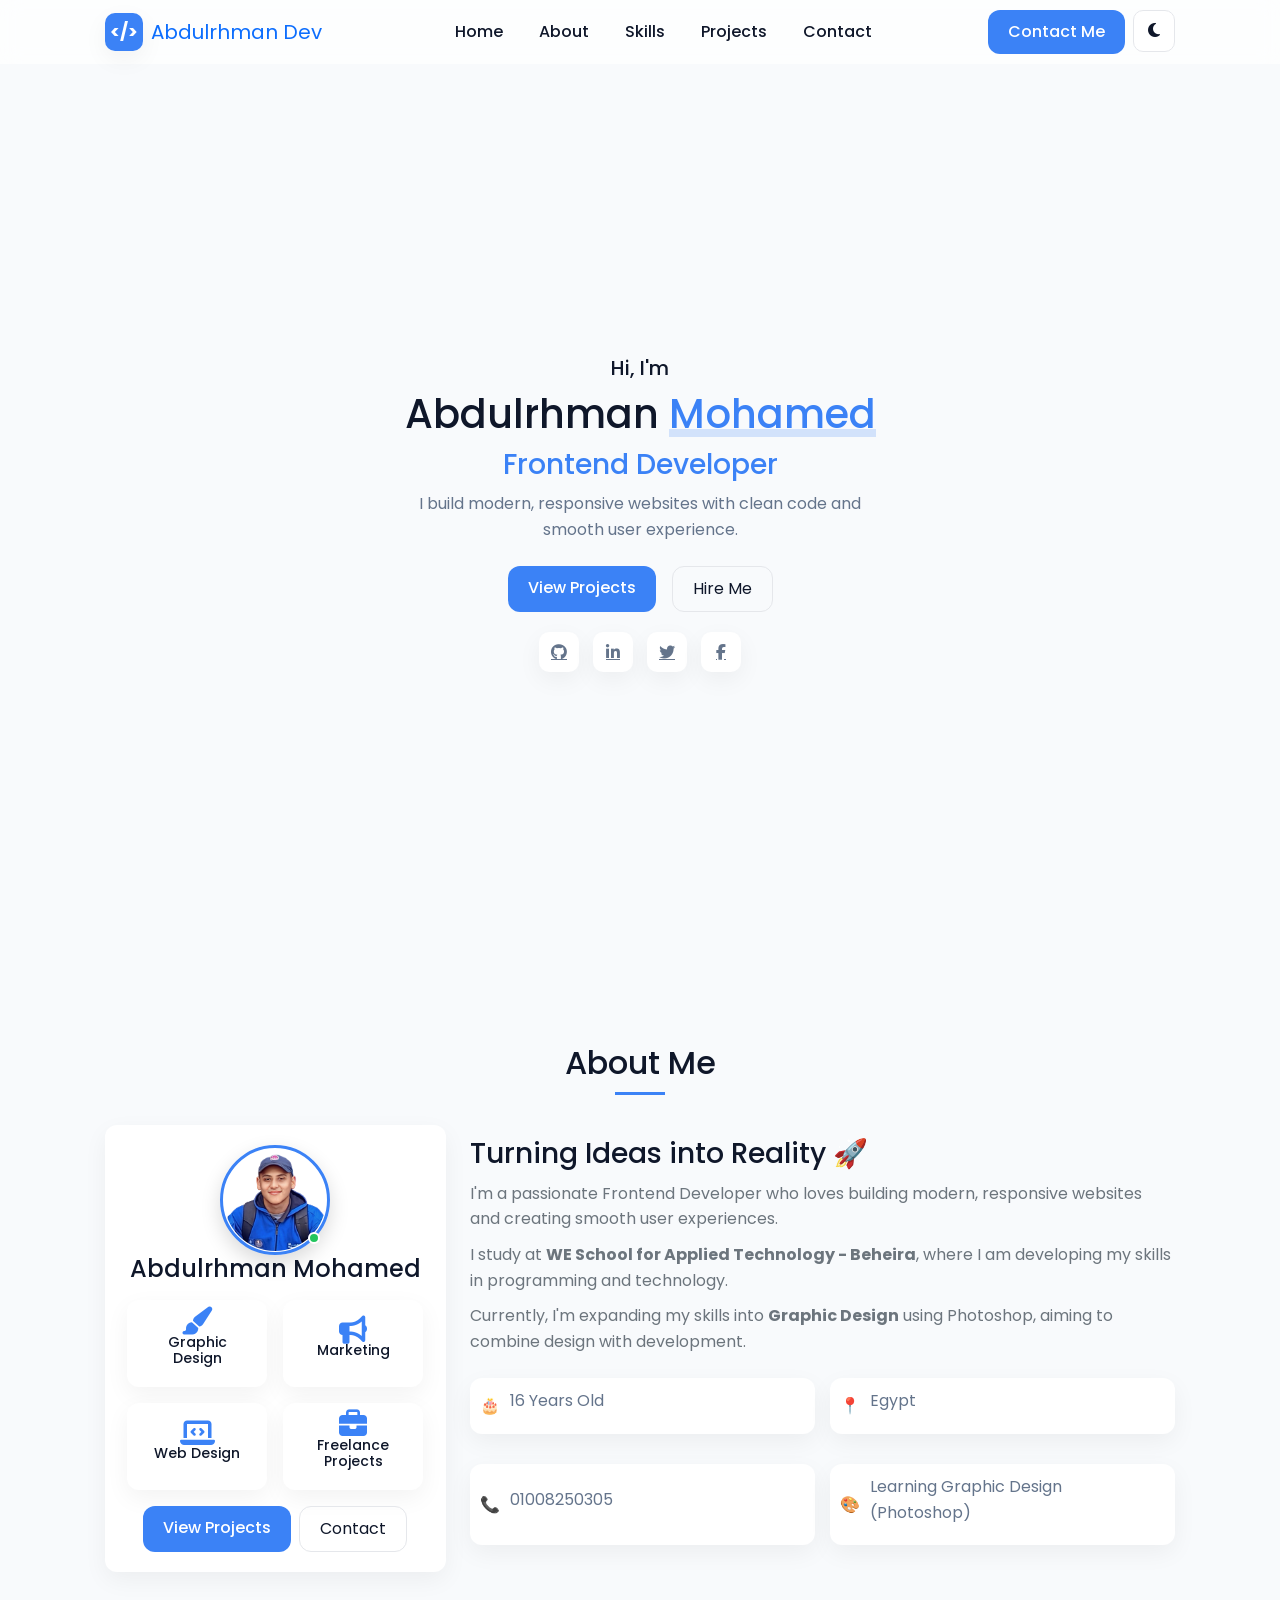
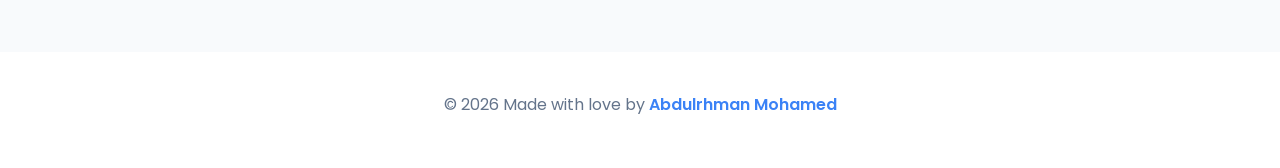
<file: index.html>
<!DOCTYPE html>
<html lang="en">

<head>
    <meta charset="UTF-8">
    <meta name="viewport" content="width=device-width, initial-scale=1.0">
    <title>Abdulrhman | Portfolio</title>
    <link rel="icon" href="https://cdn.jsdelivr.net/npm/bootstrap-icons@1.10.5/icons/code-slash.svg">

    <!-- Google Font -->
    <link href="https://fonts.googleapis.com/css2?family=Poppins:wght@300;400;500;600;700&display=swap"
        rel="stylesheet">

    <!-- Font Awesome -->
    <link rel="stylesheet" href="https://cdnjs.cloudflare.com/ajax/libs/font-awesome/6.5.0/css/all.min.css">

    <!-- Bootstrap -->
    <link rel="stylesheet" href="css/bootstrap.min.css">

    <!-- Main CSS -->
    <link rel="stylesheet" href="css/style.css">
</head>

<body>
    <!-- NAVBAR -->
    <nav class="navbar navbar-expand-lg main-navbar">
        <div class="container">
            <a class="navbar-brand d-flex align-items-center gap-2" href="#">
                <div class="logo-icon"><span>&lt;/&gt;</span></div>
                <span>Abdulrhman Dev</span>
            </a>
            <button class="navbar-toggler" type="button" data-bs-toggle="collapse" data-bs-target="#navbarMenu">
                <span class="navbar-toggler-icon"></span>
            </button>

            <div class="collapse navbar-collapse" id="navbarMenu">
                <ul class="navbar-nav mx-auto text-center">
                    <li class="nav-item"><a class="nav-link" href="index.html">Home</a></li>
                    <li class="nav-item"><a class="nav-link" href="#about">About</a></li>
                    <li class="nav-item"><a class="nav-link" href="skills.html">Skills</a></li>
                    <li class="nav-item"><a class="nav-link" href="projects.html">Projects</a></li>
                    <li class="nav-item"><a class="nav-link" href="contact.html">Contact</a></li>
                </ul>
                <div class="d-flex gap-2">
                    <a href="#contact" class="btn main-btn">Contact Me</a>
                    <button id="themeToggle" class="theme-toggle">
                        <i class="fa-solid fa-moon"></i>
                    </button>
                </div>
            </div>
        </div>
    </nav>

    <!-- HERO -->
    <header id="home" class="hero-section">
        <div class="container text-center">
            <h5 class="hero-subtitle">Hi, I'm</h5>
            <h1 class="hero-title">Abdulrhman <span class="highlight">Mohamed</span></h1>
            <h3 class="hero-role">Frontend Developer</h3>
            <p class="hero-description">I build modern, responsive websites with clean code and smooth user experience.
            </p>
            <div class="mt-4 d-flex justify-content-center gap-3 flex-wrap">
                <a href="#projects" class="btn main-btn">View Projects</a>
                <a href="#contact" class="btn secondary-btn">Hire Me</a>
            </div>
            <div class="social-icons">
                <a href="https://github.com/abdo-m-dev" target="_blank"><i class="fab fa-github"></i></a>
                <a href="https://www.linkedin.com/in/abdulrhman-mohamed-a7a2b8349/"><i class="fab fa-linkedin-in"></i></a>
                <a href="#"><i class="fab fa-twitter"></i></a>
                <a href="https://www.facebook.com/profile.php?id=61552136586555"><i class="fab fa-facebook-f"></i></a>
            </div>
        </div>
    </header>

    <!-- ABOUT -->
    <section id="about">
        <div class="container">
            <div class="section-header text-center">
                <h2 class="section-title">About Me</h2>
                <div class="section-underline"></div>
            </div>
            <div class="row align-items-center g-4">
                <div class="col-lg-4">
                    <div class="about-card text-center">
                        <div class="image-wrapper">
                            <img src="images/profile.png" alt="profile" class="about-image">
                            <span class="status-dot"></span>
                        </div>
                        <h4>Abdulrhman Mohamed</h4>
                        <div class="freelance-cards d-flex flex-wrap justify-content-center gap-3 mt-3">
                            <div class="freelance-card"><i class="fa-solid fa-paint-brush fa-lg"></i>
                                <h5>Graphic Design</h5>
                            </div>
                            <div class="freelance-card"><i class="fa-solid fa-bullhorn fa-lg"></i>
                                <h5>Marketing</h5>
                            </div>
                            <div class="freelance-card"><i class="fa-solid fa-laptop-code fa-lg"></i>
                                <h5>Web Design</h5>
                            </div>
                            <div class="freelance-card"><i class="fa-solid fa-briefcase fa-lg"></i>
                                <h5>Freelance Projects</h5>
                            </div>
                        </div>
                        <div class="mt-3 d-flex gap-2 justify-content-center flex-wrap">
                            <a href="#projects" class="btn main-btn">View Projects</a>
                            <a href="#contact" class="btn secondary-btn">Contact</a>
                        </div>
                    </div>
                </div>

                <div class="col-lg-8">
                    <h3>Turning Ideas into Reality 🚀</h3>
                    <p class="text-muted">I'm a passionate Frontend Developer who loves building modern, responsive
                        websites and creating smooth user experiences.</p>
                    <p class="text-muted">I study at <strong>WE School for Applied Technology - Beheira</strong>, where
                        I am developing my skills in programming and technology.</p>
                    <p class="text-muted">Currently, I'm expanding my skills into <strong>Graphic Design</strong> using
                        Photoshop, aiming to combine design with development.</p>

                    <div class="about-info mt-4">
                        <div class="info-item"><span>🎂</span>
                            <p>16 Years Old</p>
                        </div>
                        <div class="info-item"><span>📍</span>
                            <p>Egypt</p>
                        </div>
                        <div class="info-item"><span>📞</span>
                            <p>01008250305</p>
                        </div>
                        <div class="info-item"><span>🎨</span>
                            <p>Learning Graphic Design (Photoshop)</p>
                        </div>
                    </div>
                </div>
            </div>
        </div>
    </section>

    <!-- ================= FOOTER ================= -->
    <footer class="footer text-center">
        <div class="container">
            <p>
                © 2026 Made with love by
                <span class="footer-name">Abdulrhman Mohamed</span>
            </p>
        </div>
    </footer>

    <!-- ================= SCROLL TO TOP BUTTON ================= -->
    <button id="scrollTopBtn">↑</button>

    <!-- ================= JS SCRIPTS ================= -->
    <script src="js/bootstrap.bundle.min.js"></script>
    <script src="js/main.js"></script>
</file>
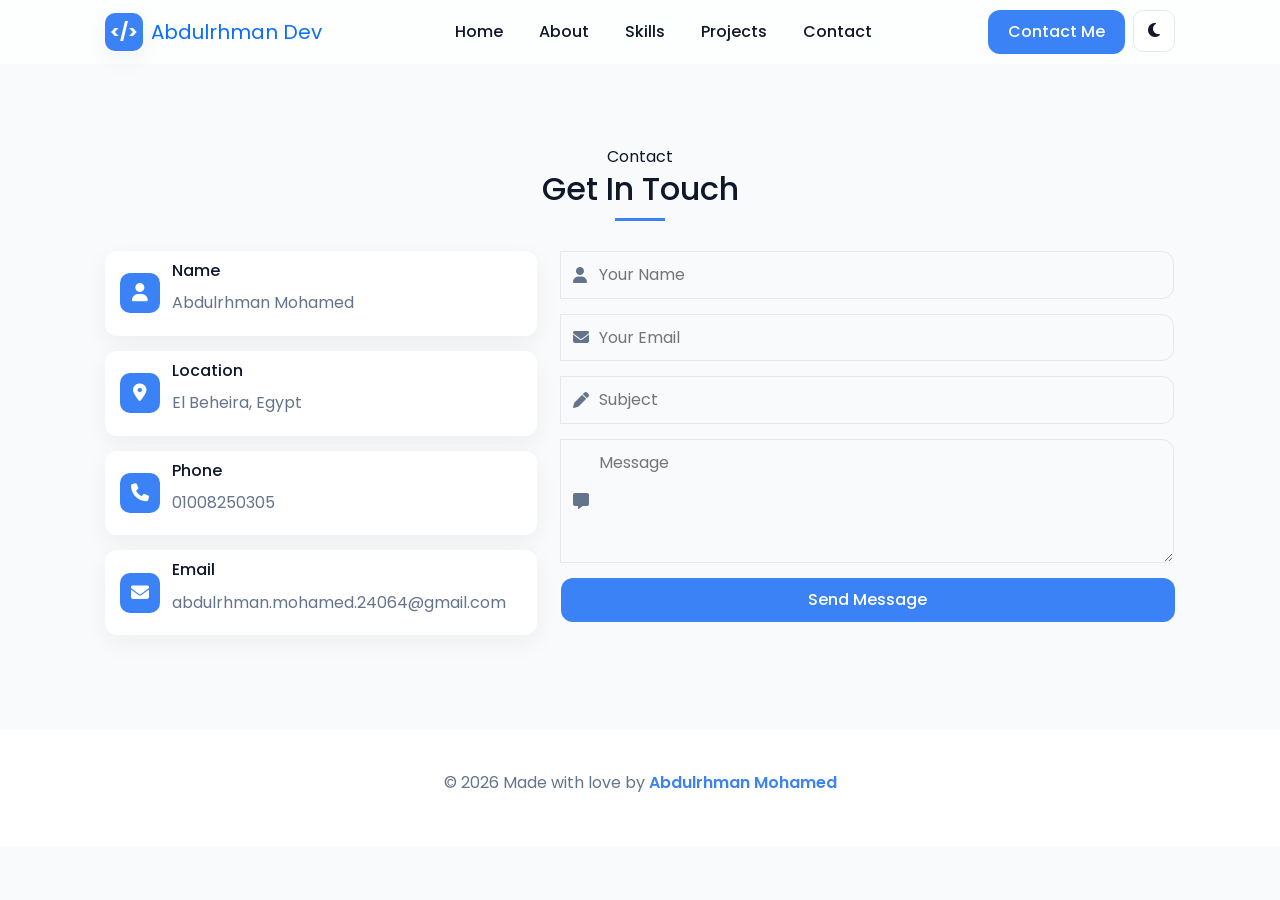
<file: contact.html>
<!DOCTYPE html>
<html lang="en">

<head>
    <meta charset="UTF-8">
    <meta name="viewport" content="width=device-width, initial-scale=1.0">
    <title>Abdulrhman | Portfolio</title>
    <link rel="icon" href="https://cdn.jsdelivr.net/npm/bootstrap-icons@1.10.5/icons/code-slash.svg">

    <!-- Google Font -->
    <link href="https://fonts.googleapis.com/css2?family=Poppins:wght@300;400;500;600;700&display=swap"
        rel="stylesheet">

    <!-- Font Awesome -->
    <link rel="stylesheet" href="https://cdnjs.cloudflare.com/ajax/libs/font-awesome/6.5.0/css/all.min.css">

    <!-- Bootstrap -->
    <link rel="stylesheet" href="css/bootstrap.min.css">

    <!-- Main CSS -->
    <link rel="stylesheet" href="css/style.css">
</head>
    <!-- NAVBAR -->
    <nav class="navbar navbar-expand-lg main-navbar">
        <div class="container">
            <a class="navbar-brand d-flex align-items-center gap-2" href="#">
                <div class="logo-icon"><span>&lt;/&gt;</span></div>
                <span>Abdulrhman Dev</span>
            </a>
            <button class="navbar-toggler" type="button" data-bs-toggle="collapse" data-bs-target="#navbarMenu">
                <span class="navbar-toggler-icon"></span>
            </button>

            <div class="collapse navbar-collapse" id="navbarMenu">
                <ul class="navbar-nav mx-auto text-center">
                    <li class="nav-item"><a class="nav-link" href="index.html">Home</a></li>
                    <li class="nav-item"><a class="nav-link" href="#about">About</a></li>
                    <li class="nav-item"><a class="nav-link" href="skills.html">Skills</a></li>
                    <li class="nav-item"><a class="nav-link" href="projects.html">Projects</a></li>
                    <li class="nav-item"><a class="nav-link" href="contact.html">Contact</a></li>
                </ul>
                <div class="d-flex gap-2">
                    <a href="#contact" class="btn main-btn">Contact Me</a>
                    <button id="themeToggle" class="theme-toggle">
                        <i class="fa-solid fa-moon"></i>
                    </button>
                </div>
            </div>
        </div>
    </nav>

<!-- ================= CONTACT ================= -->
    <section id="contact" class="contact-section">
        <div class="container">

            <div class="section-header text-center">
                <span class="section-badge">Contact</span>
                <h2 class="section-title">Get In Touch</h2>
                <div class="section-underline"></div>
            </div>

            <div class="row g-4">

                <!-- INFO -->
                <div class="col-md-5">
                    <div class="contact-info-box">

                        <div class="info-item">
                            <i class="fas fa-user"></i>
                            <div>
                                <h6>Name</h6>
                                <p>Abdulrhman Mohamed</p>
                            </div>
                        </div>

                        <div class="info-item">
                            <i class="fas fa-location-dot"></i>
                            <div>
                                <h6>Location</h6>
                                <p>El Beheira, Egypt</p>
                            </div>
                        </div>

                        <div class="info-item">
                            <i class="fas fa-phone"></i>
                            <div>
                                <h6>Phone</h6>
                                <p>01008250305</p>
                            </div>
                        </div>

                        <div class="info-item">
                            <i class="fas fa-envelope"></i>
                            <div>
                                <h6>Email</h6>
                                <p>abdulrhman.mohamed.24064@gmail.com</p>
                            </div>
                        </div>

                    </div>
                </div>

                <!-- FORM -->
                <div class="col-md-7">
                    <form class="contact-form">

                        <div class="input-group">
                            <i class="fas fa-user"></i>
                            <input type="text" placeholder="Your Name">
                        </div>

                        <div class="input-group">
                            <i class="fas fa-envelope"></i>
                            <input type="email" placeholder="Your Email">
                        </div>

                        <div class="input-group">
                            <i class="fas fa-pen"></i>
                            <input type="text" placeholder="Subject">
                        </div>

                        <div class="input-group">
                            <i class="fas fa-message"></i>
                            <textarea rows="4" placeholder="Message"></textarea>
                        </div>

                        <button class="btn main-btn w-100">Send Message</button>

                    </form>
                </div>

            </div>

        </div>
    </section>

    <!-- ================= FOOTER ================= -->
    <footer class="footer text-center">
        <div class="container">
            <p>
                © 2026 Made with love by
                <span class="footer-name">Abdulrhman Mohamed</span>
            </p>
        </div>
    </footer>

    <!-- ================= SCROLL TO TOP BUTTON ================= -->
    <button id="scrollTopBtn">↑</button>

    <!-- ================= JS SCRIPTS ================= -->
    <script src="js/bootstrap.bundle.min.js"></script>
    <script src="js/main.js"></script>
</file>
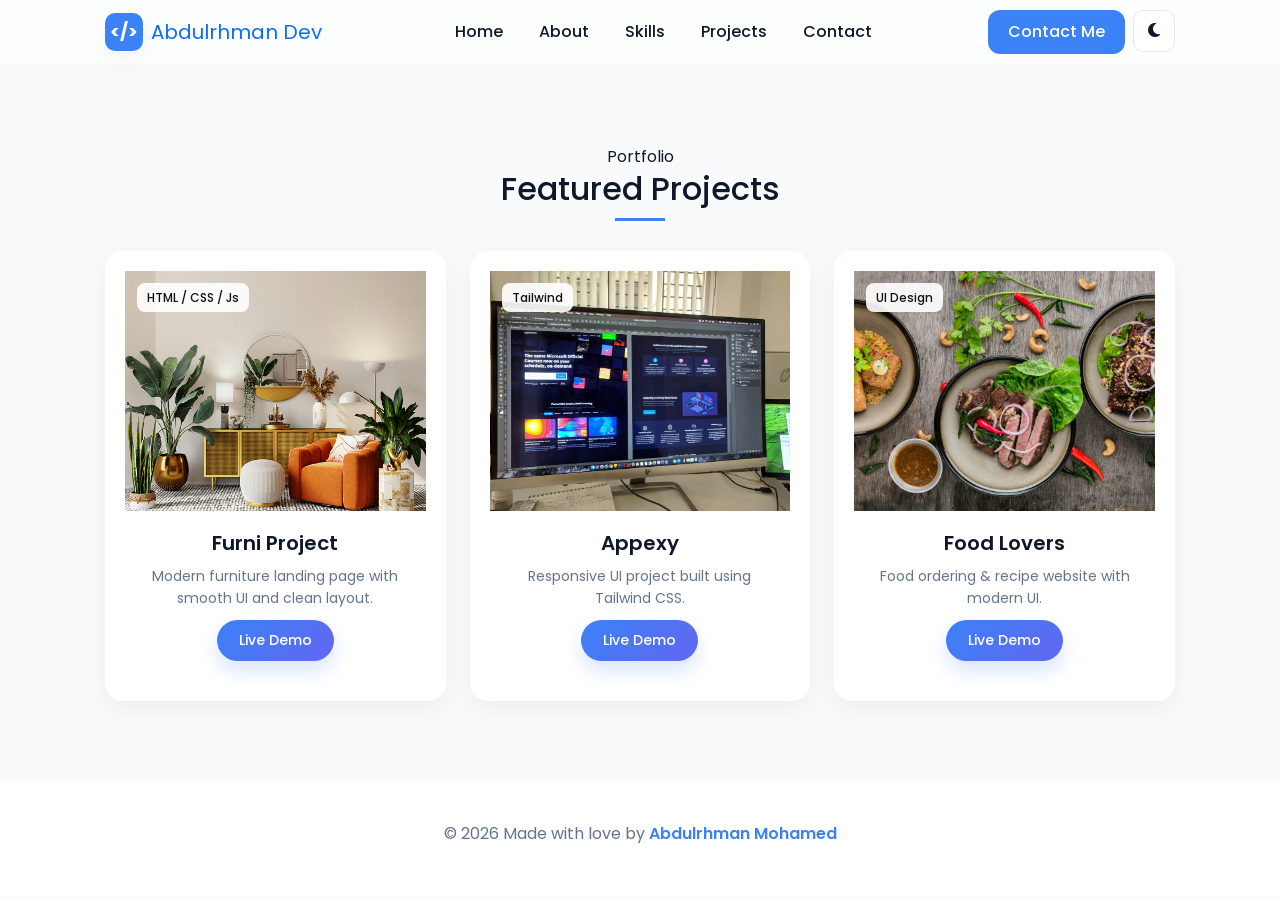
<file: projects.html>
<!DOCTYPE html>
<html lang="en">

<head>
    <meta charset="UTF-8">
    <meta name="viewport" content="width=device-width, initial-scale=1.0">
    <title>Abdulrhman | Portfolio</title>
    <link rel="icon" href="https://cdn.jsdelivr.net/npm/bootstrap-icons@1.10.5/icons/code-slash.svg">

    <!-- Google Font -->
    <link href="https://fonts.googleapis.com/css2?family=Poppins:wght@300;400;500;600;700&display=swap"
        rel="stylesheet">

    <!-- Font Awesome -->
    <link rel="stylesheet" href="https://cdnjs.cloudflare.com/ajax/libs/font-awesome/6.5.0/css/all.min.css">

    <!-- Bootstrap -->
    <link rel="stylesheet" href="css/bootstrap.min.css">

    <!-- Main CSS -->
    <link rel="stylesheet" href="css/style.css">
</head>
    <!-- NAVBAR -->
    <nav class="navbar navbar-expand-lg main-navbar">
        <div class="container">
            <a class="navbar-brand d-flex align-items-center gap-2" href="#">
                <div class="logo-icon"><span>&lt;/&gt;</span></div>
                <span>Abdulrhman Dev</span>
            </a>
            <button class="navbar-toggler" type="button" data-bs-toggle="collapse" data-bs-target="#navbarMenu">
                <span class="navbar-toggler-icon"></span>
            </button>

            <div class="collapse navbar-collapse" id="navbarMenu">
                <ul class="navbar-nav mx-auto text-center">
                    <li class="nav-item"><a class="nav-link" href="index.html">Home</a></li>
                    <li class="nav-item"><a class="nav-link" href="#about">About</a></li>
                    <li class="nav-item"><a class="nav-link" href="skills.html">Skills</a></li>
                    <li class="nav-item"><a class="nav-link" href="projects.html">Projects</a></li>
                    <li class="nav-item"><a class="nav-link" href="contact.html">Contact</a></li>
                </ul>
                <div class="d-flex gap-2">
                    <a href="#contact" class="btn main-btn">Contact Me</a>
                    <button id="themeToggle" class="theme-toggle">
                        <i class="fa-solid fa-moon"></i>
                    </button>
                </div>
            </div>
        </div>
    </nav>


<!-- ================= PROJECTS ================= -->
    <section id="projects">
        <div class="container">

            <div class="section-header text-center">
                <span class="section-badge">Portfolio</span>
                <h2 class="section-title">Featured Projects</h2>
                <div class="section-underline"></div>
            </div>

            <div class="row g-4">

                <!-- Project -->
                <div class="col-lg-4 col-md-6">
                    <div class="project-card">

                        <div class="project-img">
                            <img src="images/Projects/Furni Proj.jpg" alt="Furni Project">
                            <div class="project-overlay">
                                <a href="https://abdo-m-dev.github.io/Frni-proj/" target="_blank" class="icon-btn">
                                    <i class="fa-solid fa-eye"></i>
                                </a>

                                <a href="https://github.com/abdo-m-dev/Frni-proj" target="_blank" class="icon-btn">
                                    <i class="fa-brands fa-github"></i>
                                </a>
                            </div>

                            <span class="project-badge">HTML / CSS / Js</span>
                        </div>

                        <div class="project-content">
                            <h5>Furni Project</h5>
                            <p>Modern furniture landing page with smooth UI and clean layout.</p>

                            <div class="project-buttons">
                                <a href="https://abdo-m-dev.github.io/Frni-proj/" target="_blank" class="btn main-btn">
                            Live Demo
                                </a>
                            </div>
                        </div>

                    </div>
                </div>

                <!-- Project -->
                <div class="col-lg-4 col-md-6">
                    <div class="project-card">

                        <div class="project-img">
                            <img src="images/Projects/Appexy.jpg" alt="Appexy">

                            <div class="project-overlay">
                                <a href="https://abdo-m-dev.github.io/Appexy/" target="_blank" class="icon-btn">
                                    <i class="fa-solid fa-eye"></i>
                                </a>

                                <a href="https://github.com/abdo-m-dev/Appexy" target="_blank" class="icon-btn">
                                    <i class="fa-brands fa-github"></i>
                                </a>
                            </div>

                            <span class="project-badge">Tailwind</span>
                        </div>

                        <div class="project-content">
                            <h5>Appexy</h5>
                            <p>Responsive UI project built using Tailwind CSS.</p>

                            <div class="project-buttons">
                                <a href="https://abdo-m-dev.github.io/Appexy/" target="_blank" class="btn main-btn">
                                Live Demo
                                </a>
                            </div>
                        </div>

                    </div>
                </div>

                <!-- Project -->
                <div class="col-lg-4 col-md-6">
                    <div class="project-card">

                        <div class="project-img">
                            <img src="images/Projects/Food Lovers.jpg" alt="Food">
                            <div class="project-overlay">
                                <a href="https://abdo-m-dev.github.io/FoodLovers/" target="_blank" class="icon-btn">
                                    <i class="fa-solid fa-eye"></i>
                                </a>

                                <a href="https://github.com/abdo-m-dev/FoodLovers" target="_blank" class="icon-btn">
                                    <i class="fa-brands fa-github"></i>
                                </a>
                            </div>

                            <span class="project-badge">UI Design</span>
                        </div>

                        <div class="project-content">
                            <h5>Food Lovers</h5>
                            <p>Food ordering & recipe website with modern UI.</p>

                            <div class="project-buttons">
                                <a href="https://abdo-m-dev.github.io/FoodLovers/" target="_blank" class="btn main-btn">
                                    Live Demo
                                </a>
                            </div>
                        </div>

                    </div>
                </div>

            </div>
        </div>
    </section>

    <!-- ================= FOOTER ================= -->
    <footer class="footer text-center">
        <div class="container">
            <p>
                © 2026 Made with love by
                <span class="footer-name">Abdulrhman Mohamed</span>
            </p>
        </div>
    </footer>

    <!-- ================= SCROLL TO TOP BUTTON ================= -->
    <button id="scrollTopBtn">↑</button>

    <!-- ================= JS SCRIPTS ================= -->
    <script src="js/bootstrap.bundle.min.js"></script>
    <script src="js/main.js"></script>
</file>
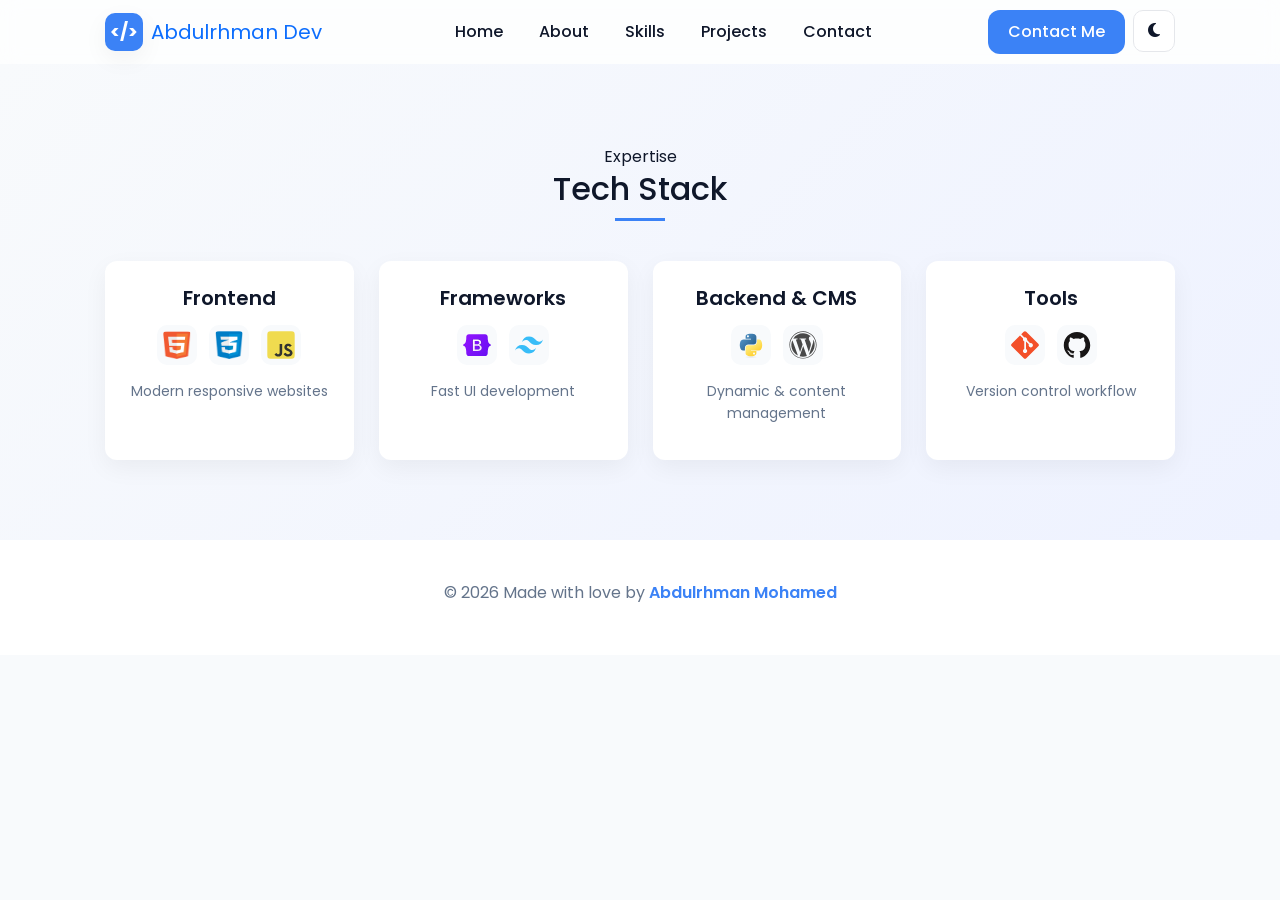
<file: skills.html>
<!DOCTYPE html>
<html lang="en">

<head>
    <meta charset="UTF-8">
    <meta name="viewport" content="width=device-width, initial-scale=1.0">
    <title>Abdulrhman | Portfolio</title>
    <link rel="icon" href="https://cdn.jsdelivr.net/npm/bootstrap-icons@1.10.5/icons/code-slash.svg">

    <!-- Google Font -->
    <link href="https://fonts.googleapis.com/css2?family=Poppins:wght@300;400;500;600;700&display=swap"
        rel="stylesheet">

    <!-- Font Awesome -->
    <link rel="stylesheet" href="https://cdnjs.cloudflare.com/ajax/libs/font-awesome/6.5.0/css/all.min.css">

    <!-- Bootstrap -->
    <link rel="stylesheet" href="css/bootstrap.min.css">

    <!-- Main CSS -->
    <link rel="stylesheet" href="css/style.css">
</head>
    <!-- NAVBAR -->
    <nav class="navbar navbar-expand-lg main-navbar">
        <div class="container">
            <a class="navbar-brand d-flex align-items-center gap-2" href="#">
                <div class="logo-icon"><span>&lt;/&gt;</span></div>
                <span>Abdulrhman Dev</span>
            </a>
            <button class="navbar-toggler" type="button" data-bs-toggle="collapse" data-bs-target="#navbarMenu">
                <span class="navbar-toggler-icon"></span>
            </button>

            <div class="collapse navbar-collapse" id="navbarMenu">
                <ul class="navbar-nav mx-auto text-center">
                    <li class="nav-item"><a class="nav-link" href="index.html">Home</a></li>
                    <li class="nav-item"><a class="nav-link" href="#about">About</a></li>
                    <li class="nav-item"><a class="nav-link" href="skills.html">Skills</a></li>
                    <li class="nav-item"><a class="nav-link" href="projects.html">Projects</a></li>
                    <li class="nav-item"><a class="nav-link" href="contact.html">Contact</a></li>
                </ul>
                <div class="d-flex gap-2">
                    <a href="#contact" class="btn main-btn">Contact Me</a>
                    <button id="themeToggle" class="theme-toggle">
                        <i class="fa-solid fa-moon"></i>
                    </button>
                </div>
            </div>
        </div>
    </nav>

  <!-- SKILLS ================= -->
    <section id="expertise" class="expertise-section">
        <div class="container">

            <div class="section-header text-center">
                <span class="section-badge">Expertise</span>
                <h2 class="section-title">Tech Stack</h2>
                <div class="section-underline"></div>
            </div>

            <div class="expertise-grid">

                <!-- Frontend -->
                <div class="expertise-card">
                    <h5>Frontend</h5>
                    <div class="skills-logos">
                        <img src="images/Skills icons/html.png" alt="HTML">
                        <img src="images/Skills icons/css.png" alt="Css">
                        <img src="images/Skills icons/javascript-original.svg"
                            alt="JavaScript">
                    </div>
                    <p>Modern responsive websites</p>
                </div>

                <!-- Frameworks -->
                <div class="expertise-card">
                    <h5>Frameworks</h5>
                    <div class="skills-logos">
                        <img src="images/Skills icons/bootstrap-original.svg"
                            alt="Bootstrap">
                        <img src="images/Skills icons/tailwindcss-original.svg"
                            alt="Tailwind CSS">
                    </div>
                    <p>Fast UI development</p>
                </div>

                <!-- Backend / CMS -->
                <div class="expertise-card">
                    <h5>Backend & CMS</h5>
                    <div class="skills-logos">
                        <img src="images/Skills icons/python-original.svg"
                            alt="Python">
                        <img src="images/Skills icons/wordpress-plain.svg"
                            alt="WordPress">
                    </div>
                    <p>Dynamic & content management</p>
                </div>

                <!-- Tools -->
                <div class="expertise-card">
                    <h5>Tools</h5>
                    <div class="skills-logos">
                        <img src="images/Skills icons/git-original.svg" alt="Git">
                        <img src="images/Skills icons/github-original.svg"
                            alt="GitHub">
                    </div>
                    <p>Version control workflow</p>
                </div>

            </div>
        </div>
    </section>


    <!-- ================= FOOTER ================= -->
    <footer class="footer text-center">
        <div class="container">
            <p>
                © 2026 Made with love by
                <span class="footer-name">Abdulrhman Mohamed</span>
            </p>
        </div>
    </footer>

    <!-- ================= SCROLL TO TOP BUTTON ================= -->
    <button id="scrollTopBtn">↑</button>

    <!-- ================= JS SCRIPTS ================= -->
    <script src="js/bootstrap.bundle.min.js"></script>
    <script src="js/main.js"></script>
</file>
<file: css/style.css>
/* ================= ROOT ================= */
:root {
    --bg: #f8fafc;
    --text: #0f172a;
    --muted: #64748b;

    --primary: #3b82f6;
    --primary-hover: #2563eb;

    --card: #ffffff;
    --border: #e5e7eb;

    --radius: 12px;
    --transition: 0.3s ease;

    --shadow: 0 8px 25px rgba(0,0,0,0.05);
    --shadow-hover: 0 15px 35px rgba(59,130,246,0.12);
}

/* DARK MODE */
body.dark-mode {
    --bg: #020617;
    --text: #e2e8f0;
    --muted: #94a3b8;

    --card: #0f172a;
    --border: #1e293b;
}

/* ================= RESET ================= */
* {
    margin: 0;
    padding: 0;
    box-sizing: border-box;
}

body {
    font-family: 'Poppins', sans-serif;
    background: var(--bg);
    color: var(--text);
    scroll-behavior: smooth;
    line-height: 1.6;
}

/* ================= GLOBAL ================= */
section {
    padding: 80px 0;
}

.container {
    max-width: 1100px;
    margin: auto;
    padding: 0 15px;
}

h1,h2,h3,h4,h5,h6 {
    margin-bottom: 10px;
}

p {
    color: var(--muted);
    margin-bottom: 10px;
}

/* Scroll Button */
#scrollTopBtn {
    position: fixed;
    bottom: 25px;
    right: 25px;
    width: 45px;
    height: 45px;
    border: none;
    border-radius: 50%;
    background: var(--primary);
    color: #fff;
    font-size: 20px;
    cursor: pointer;
    display: none;
    box-shadow: var(--shadow);
    transition: var(--transition);
}

#scrollTopBtn:hover {
    transform: translateY(-5px);
    background: var(--primary-hover);
}

/* ================= NAVBAR ================= */
.main-navbar {
    position: sticky;
    top: 0;
    z-index: 999;
    background: rgba(255,255,255,0.7);
    backdrop-filter: blur(10px);
    transition: 0.3s;
}

body.dark-mode .main-navbar {
    background: rgba(15,23,42,0.7);
    backdrop-filter: blur(10px);
    border-bottom: 1px solid var(--border);
}

.logo-icon {
    width: 38px;
    height: 38px;
    background: var(--primary);
    color: #fff;
    display: flex;
    align-items: center;
    justify-content: center;
    border-radius: 10px;
    font-weight: 700;
    font-size: 18px;
    box-shadow: var(--shadow);
    transition: var(--transition);
}

.logo-icon:hover {
    transform: scale(1.1);
    background: var(--primary-hover);
}

.navbar .nav-link {
    color: var(--text);
    margin: 0 10px;
    font-weight: 500;
    position: relative;
}

/* underline */
.navbar .nav-link::after {
    content: "";
    position: absolute;
    left: 0;
    bottom: -4px;
    width: 0%;
    height: 2px;
    background: var(--primary);
    transition: var(--transition);
}

.navbar .nav-link:hover::after {
    width: 100%;
}

/* Hamburger Fix */
.navbar-toggler {
    border: none;
    outline: none;
}

.navbar-toggler-icon {
    background-image: none;
    width: 25px;
    height: 3px;
    background-color: var(--text);
    position: relative;
    display: block;
}

.navbar-toggler-icon::before,
.navbar-toggler-icon::after {
    content: "";
    position: absolute;
    width: 25px;
    height: 3px;
    background-color: var(--text);
    left: 0;
    transition: 0.3s;
}

.navbar-toggler-icon::before {
    top: -8px;
}

.navbar-toggler-icon::after {
    top: 8px;
}

.theme-toggle {
    border: 1px solid var(--border);
    background: var(--card);
    color: var(--text);
    width: 42px;
    height: 42px;
    border-radius: 10px;
    cursor: pointer;
    transition: 0.3s ease;
}

.theme-toggle:hover {
    background: var(--primary);
    color: #fff;
}

/* ================= HERO ================= */
.hero-section {
    min-height: 100vh;
    display: flex;
    align-items: center;
    text-align: center;
}

.highlight {
    color: var(--primary);
    position: relative;
}

.highlight::after {
    content: "";
    position: absolute;
    width: 100%;
    height: 8px;
    background: var(--primary);
    bottom: 5px;
    left: 0;
    z-index: -1;
    opacity: 0.2;
}

.hero-role {
    color: var(--primary);
    margin: 10px 0;
}

.hero-description {
    max-width: 500px;
    margin: 0 auto;
}

/* ================= BUTTONS ================= */
.main-btn {
    background: var(--primary);
    color: #fff;
    border-radius: var(--radius);
    padding: 10px 20px;
    border: none;
    font-weight: 500;
    transition: 0.3s;
}

.main-btn:hover {
    background: var(--primary-hover);
}

.secondary-btn {
    border: 1px solid var(--border);
    background: transparent;
    color: var(--text);
    border-radius: var(--radius);
    padding: 10px 20px;
    transition: 0.3s;
}

.secondary-btn:hover {
    background: var(--primary);
    color: #fff;
}

/* ================= SOCIAL ================= */
.social-icons {
    margin-top: 20px;
}

.social-icons a {
    width: 40px;
    height: 40px;
    display: inline-flex;
    align-items: center;
    justify-content: center;
    border-radius: 10px;
    background: var(--card);
    color: var(--muted);
    margin: 0 5px;
    transition: var(--transition);
    box-shadow: var(--shadow);
}

.social-icons a:hover {
    background: var(--primary);
    color: #fff;
    transform: translateY(-3px);
}

/* ================= SECTIONS ================= */
.section-title {
    font-size: 32px;
    text-align: center;
}

.section-underline {
    width: 50px;
    height: 3px;
    background: var(--primary);
    margin: 10px auto 30px;
}

/* ================= CARDS ================= */
.about-card,
.project-card {
    background: var(--card);
    padding: 20px;
    border-radius: var(--radius);
    box-shadow: var(--shadow);
    transition: var(--transition);
    height: 100%;
}

.about-card:hover,
.project-card:hover {
    transform: translateY(-6px);
    box-shadow: var(--shadow-hover);
}

/* ================= ABOUT ================= */
.about-image {
    width: 110px;
    height: 110px;
    border-radius: 50%;
    object-fit: cover;
    display: block;
    margin: 0 auto 15px;
    border: 3px solid var(--primary);
    box-shadow: 0 8px 20px rgba(0,0,0,0.15);
    transition: 0.3s ease;
    padding: 1%;
}

.about-info {
    display: grid;
    grid-template-columns: repeat(2, 1fr);
    gap: 15px;
}

.about-info .info-item {
    display: flex;
    align-items: center;
    gap: 10px;
    background: var(--card);
    padding: 10px;
    border-radius: var(--radius);
    box-shadow: var(--shadow);
    transition: var(--transition);
}

.about-info .info-item:hover {
    transform: translateY(-4px);
    box-shadow: var(--shadow-hover);
}

/* Image Wrapper */
.image-wrapper {
    position: relative;
    width: fit-content;
    margin: auto;
}

.about-image {
    width: 110px;
    height: 110px;
    border-radius: 50%;
    object-fit: cover;
    display: block;
    margin: 0 auto;
    border: 3px solid var(--primary);
    box-shadow: 0 8px 20px rgba(0,0,0,0.15);
    transition: transform 0.3s ease;
}

.status-dot {
    position: absolute;
    bottom: 11px;
    right: 10px;
    width: 12px;
    height: 12px;
    background: #22c55e;
    border-radius: 50%;
    border: 2px solid var(--card);
    animation: scaleDot 1.8s ease-in-out infinite;
    transition: transform 0.3s ease;
}

.image-wrapper:hover .about-image {
    transform: scale(1.05);
}

.image-wrapper:hover .status-dot {
    transform: scale(1.5);
}

@keyframes scaleDot {
    0%, 100% { transform: scale(1); }
    50% { transform: scale(1.25); }
}

.about-image:hover {
    transform: scale(1.05);
}

/* ================= FREELANCE ================= */
.freelance-cards {
  display: flex;
  flex-wrap: wrap;
  gap: 20px;
  justify-content: center;
}

.freelance-card {
  width: 40%;
  background: var(--card);
  color: var(--text);
  border-radius: var(--radius);
  padding: 20px 15px;
  text-align: center;
  box-shadow: var(--shadow);
  transition: transform 0.3s ease, box-shadow 0.3s ease;
  cursor: pointer;
  min-width: 140px;
  display: flex;
  flex-direction: column;
  align-items: center;
  justify-content: center;
  gap: 12px;
}

.freelance-card i {
  font-size: 28px;
  color: var(--primary);
  transition: transform 0.3s ease, color 0.3s ease;
}

.freelance-card h5 {
  margin: 0;
  font-size: 14px;
  font-weight: 500;
  transition: color 0.3s ease;
}

.freelance-card:hover {
  transform: translateY(-8px);
  box-shadow: 0 15px 35px rgba(59,130,246,0.12);
}

.freelance-card:hover i {
  transform: scale(1.2);
  color: var(--primary-hover);
}

.freelance-card:hover h5 {
  color: var(--text);
}

/* ================= SKILLS ================= */
.expertise-section {
    background: linear-gradient(135deg, var(--bg), #eef2ff);
}

body.dark-mode .expertise-section {
    background: #020617;
}

.expertise-grid {
    display: grid;
    grid-template-columns: repeat(auto-fit, minmax(240px, 1fr));
    gap: 25px;
    margin-top: 40px;
}

.expertise-card {
    background: var(--card);
    padding: 25px;
    border-radius: var(--radius);
    text-align: center;
    box-shadow: var(--shadow);
    transition: var(--transition);
    position: relative;
}

.expertise-card:hover {
    transform: translateY(-10px);
    box-shadow: var(--shadow-hover);
}

.expertise-card h5 {
    margin-bottom: 15px;
    font-weight: 600;
}

.skills-logos {
    display: flex;
    justify-content: center;
    flex-wrap: wrap;
    gap: 12px;
    margin-bottom: 15px;
}

.skills-logos img {
    width: 40px;
    height: 40px;
    padding: 6px;
    background: var(--bg);
    border-radius: 10px;
    transition: var(--transition);
}

.skills-logos img:hover {
    transform: scale(1.3);
}

.expertise-card p {
    font-size: 14px;
}

@media (max-width: 768px) {
    .skills-logos img {
        width: 35px;
        height: 35px;
    }
}
/* ===== PROJECTS===== */

.project-card {
    border-radius: 18px;
    overflow: hidden;
    background: var(--card);
    transition: 0.4s ease;
    position: relative;
}

/* Hover Elevation */
.project-card:hover {
    transform: translateY(-12px) scale(1.01);
    box-shadow: 0 20px 50px rgba(0,0,0,0.1);
}

/* IMAGE */
.project-img {
    position: relative;
    overflow: hidden;
}

.project-img img {
    width: 100%;
    height: 240px;
    object-fit: cover;
    transition: 0.6s ease;
}

/* Smooth Zoom */
.project-card:hover img {
    transform: scale(1.08);
}

/* OVERLAY (Glass effect 💎) */
.project-overlay {
    position: absolute;
    inset: 0;
    display: flex;
    justify-content: center;
    align-items: center;
    gap: 18px;

    background: rgba(15,23,42,0.4);
    backdrop-filter: blur(6px);

    opacity: 0;
    transition: 0.4s;
}

.project-card:hover .project-overlay {
    opacity: 1;
}

/* ICON BUTTON */
.icon-btn {
    width: 48px;
    height: 48px;
    border-radius: 50%;
    background: rgba(255,255,255,0.9);
    color: #111;

    display: flex;
    align-items: center;
    justify-content: center;

    font-size: 18px;

    transition: 0.3s;
}

/* Hover ناعم مش لون تقيل */
.icon-btn:hover {
    transform: translateY(-5px) scale(1.1);
    background: white;
    box-shadow: 0 10px 25px rgba(0,0,0,0.15);
}

/* BADGE */
.project-badge {
    position: absolute;
    top: 12px;
    left: 12px;
    background: rgba(255,255,255,0.9);
    color: #111;
    padding: 5px 10px;
    font-size: 12px;
    border-radius: 8px;
    font-weight: 500;
}

/* CONTENT */
.project-content {
    padding: 20px;
    text-align: center;
}

.project-content h5 {
    font-weight: 600;
}

.project-content p {
    font-size: 14px;
}
.project-buttons .main-btn {
    position: relative;
    overflow: hidden;
    border-radius: 30px;
    padding: 10px 22px;
    font-size: 14px;
    font-weight: 500;
    background: linear-gradient(135deg, #3b82f6, #6366f1);
    border: none;
    color: #fff;
    transition: 0.4s;
    box-shadow: 0 10px 20px rgba(59,130,246,0.2);
}

/* Glow effect */
.project-buttons .main-btn::before {
    content: "";
    position: absolute;
    top: 0;
    left: -100%;
    width: 100%;
    height: 100%;
    background: linear-gradient(120deg, transparent, rgba(255,255,255,0.4), transparent);
    transition: 0.5s;
}

/* Hover */
.project-buttons .main-btn:hover::before {
    left: 100%;
}

.project-buttons .main-btn:hover {
    transform: translateY(-3px) scale(1.03);
    box-shadow: 0 15px 30px rgba(99,102,241,0.4);
}
/* Responsive */
@media (max-width: 768px) {
    .project-img img {
        height: 200px;
    }
}
/* ================= CONTACT ================= */
.contact-info-box .info-item {
  display: flex;
  align-items: center;
  gap: 12px;
  margin-bottom: 15px;
  background: var(--card);
  padding: 10px 15px;
  border-radius: var(--radius);
  box-shadow: var(--shadow);
  transition: box-shadow 0.3s ease;
}

.contact-info-box .info-item i {
  width: 40px;
  height: 40px;
  min-width: 40px;
  display: flex;
  align-items: center;
  justify-content: center;
  font-size: 18px;
  background: var(--primary);
  color: #fff;
  border-radius: 10px;
  flex-shrink: 0;
  transition: transform 0.3s ease, background 0.3s ease;
}

.contact-info-box .info-item:hover {
  box-shadow: var(--shadow-hover);
}

.contact-info-box .info-item:hover i {
  transform: scale(1.1);
  background: var(--primary-hover);
}

@media (max-width: 768px) {
  .contact-info-box .info-item {
    flex-direction: row;
    gap: 10px;
  }

  .contact-info-box .info-item i {
    width: 35px;
    height: 35px;
    font-size: 16px;
  }
}

.info-item {
    display: flex;
    align-items: center;
    gap: 12px;
    margin-bottom: 15px;
}

.info-item i {
    width: 40px !important;
    height: 40px !important;
    background: var(--primary);
    color: #fff;
    border-radius: 10px;
    display: flex;
    align-items: center;
    justify-content: center;
}

.contact-form .input-group {
    position: relative;
    margin-bottom: 15px;
}

.input-group i {
    position: absolute;
    left: 12px;
    top: 50%;
    transform: translateY(-50%);
    color: var(--muted);
}

.input-group input,
.input-group textarea {
    width: 100%;
    padding: 10px 12px 10px 38px;
    border-radius: var(--radius);
    border: 1px solid var(--border);
    background: transparent;
    color: var(--text);
}

.input-group input:focus,
.input-group textarea:focus {
    border-color: var(--primary);
    outline: none;
}

/* ================= FOOTER ================= */
.footer {
    padding: 40px 0;
    text-align: center;
    background: var(--card);
}

.footer-name {
    color: var(--primary);
    font-weight: 600;
    position: relative;
}

.footer-name::after {
    content: "";
    position: absolute;
    left: 0;
    bottom: -4px;
    width: 0%;
    height: 2px;
    background: var(--primary);
    transition: var(--transition);
}

.footer-name:hover::after {
    width: 100%;
}

/* ================= ANIMATION ================= */
@keyframes fadeUp {
    from {
        opacity: 0;
        transform: translateY(25px);
    }
    to {
        opacity: 1;
        transform: translateY(0);
    }
}

.hero-title,
.hero-role,
.hero-description {
    animation: fadeUp 1s ease;
}

/* ================= RESPONSIVE ================= */
@media (max-width: 768px) {

    section {
        padding: 60px 0;
    }

    .hero-title {
        font-size: 36px;
    }

    .section-title {
        font-size: 24px;
    }

    .navbar .nav-link {
        margin: 8px 0;
    }
}
</file>
